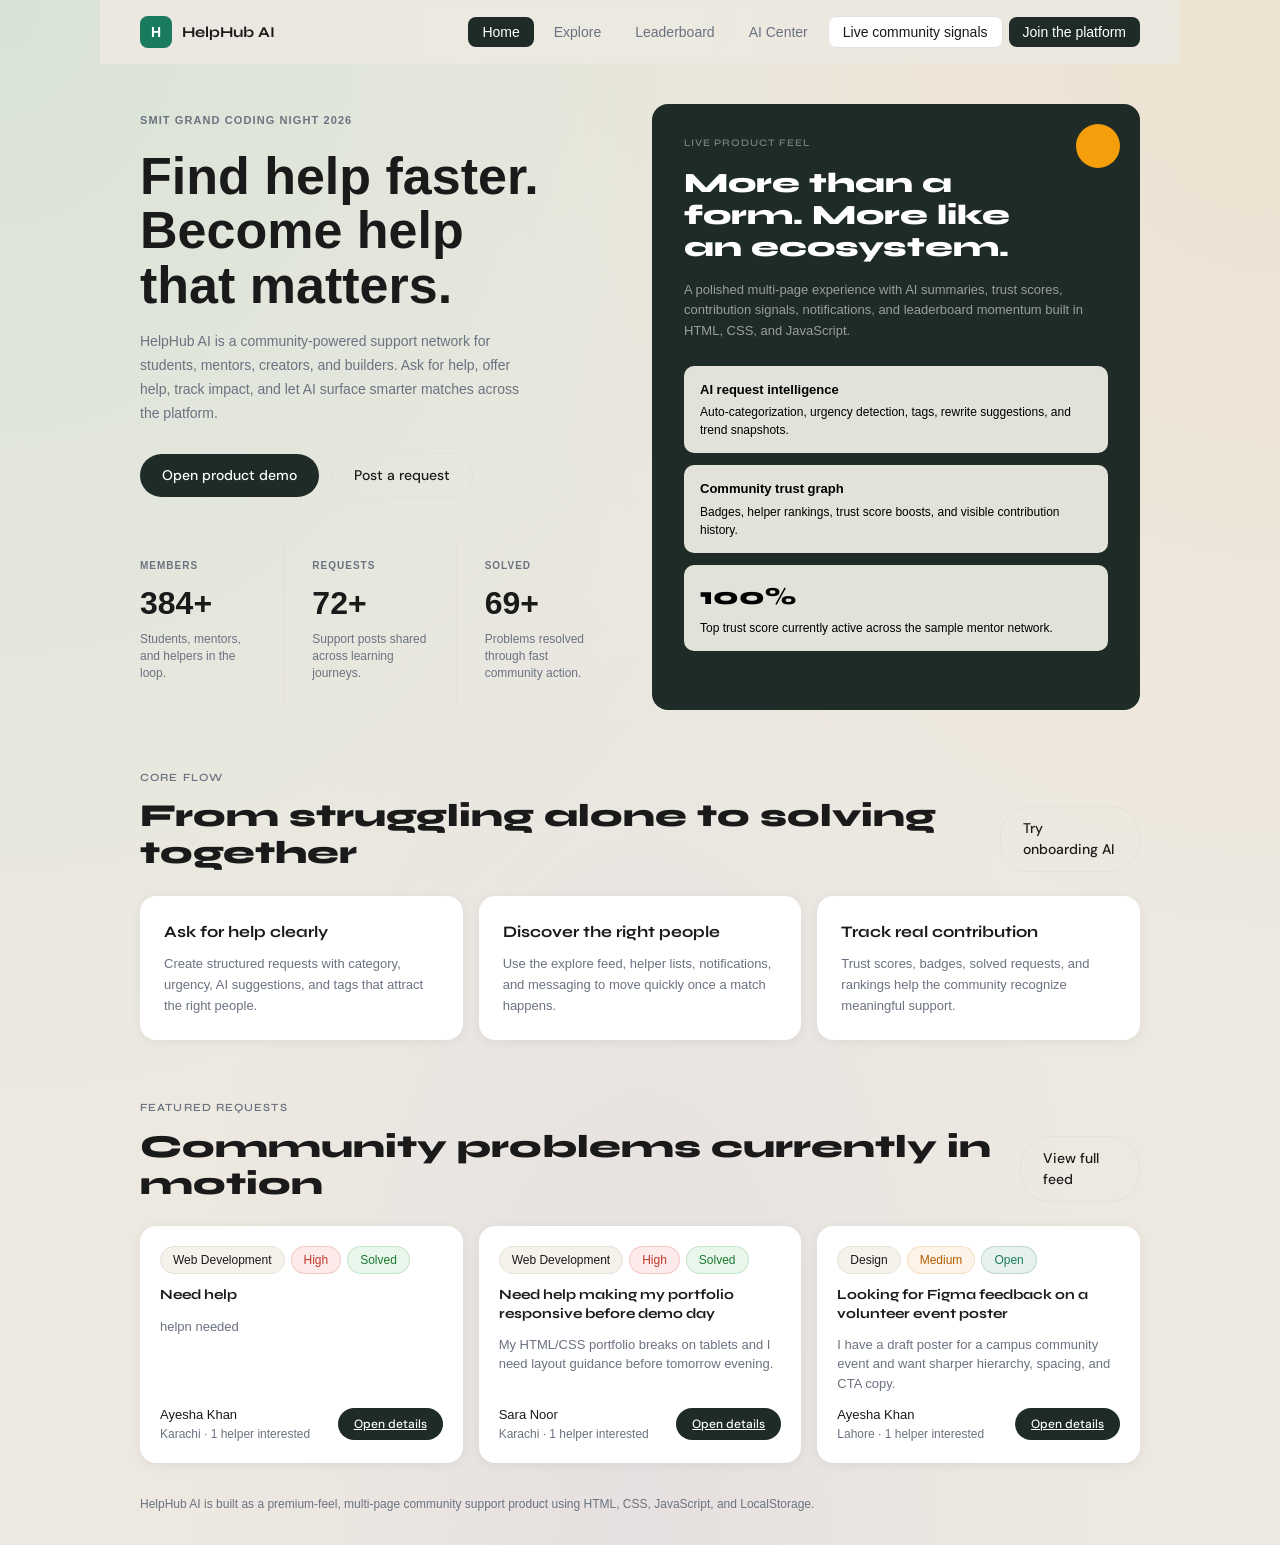
<file: helphub/index.html>
<!DOCTYPE html>
<html lang="en">
<head>
  <meta charset="UTF-8">
  <meta name="viewport" content="width=device-width, initial-scale=1.0">
  <title>HelpHub AI — Home</title>
  <link rel="stylesheet" href="css/global.css">
  <style>
    /* ── Landing-specific styles ── */
    .main{
      margin-right: 100px;
      margin-left: 100px;
    }
    .landing-hero {
      padding: 40px 40px 0;
      display: grid;
      grid-template-columns: 1fr 1fr;
      gap: 24px;
      align-items: stretch;
    }

    .landing-left { padding: 8px 0; }

    .landing-eyebrow {
      font-family:Arial, Helvetica, sans-serif;
      font-size: 11px;
      font-weight: 600;
      letter-spacing: 0.1em;
      text-transform: uppercase;
      color: var(--text-muted);
      margin-bottom: 20px;
    }

    .landing-title {
      font-family: Arial, Helvetica, sans-serif;
      font-weight: 800;
      font-size: clamp(32px, 4.5vw, 52px);
      line-height: 1.05;
      margin-bottom: 18px;
    }

    .landing-body {
      color: var(--text-muted);
      font-size: 14px;
      line-height: 1.7;
      max-width: 400px;
      margin-bottom: 28px;
    }

    .landing-cta-row {
      display: flex;
      gap: 12px;
      align-items: center;
      margin-bottom: 40px;
    }

    .landing-stats { display: flex; }

    .stat-block {
      padding: 20px 28px 20px 0;
      border-right: 1px solid var(--border);
      margin-right: 28px;
    }
    .stat-block:last-child { border-right: none; margin-right: 0; }

    .stat-eyebrow {
      font-family: Arial, Helvetica, sans-serif;
      font-size: 10px;
      font-weight: 600;
      letter-spacing: 0.1em;
      text-transform: uppercase;
      color: var(--text-muted);
      margin-bottom: 6px;
    }

    .stat-num {
      font-family:Arial, Helvetica, sans-serif;
      font-size: 32px;
      font-weight: 800;
      margin-bottom: 4px;
    }

    .stat-desc {
      font-size: 12px;
      color: var(--text-muted);
      line-height: 1.4;
      max-width: 140px;
      font-family:Arial, Helvetica, sans-serif ;
    }

    /* Right panel */
    .landing-right {
      background: var(--dark);
      border-radius: var(--radius);
      padding: 32px;
      color: white;
      display: flex;
      flex-direction: column;
      gap: 16px;
      position: relative;
      overflow: hidden;
    }

    .landing-right::before {
      content: '';
      position: absolute;
      top: 20px; right: 20px;
      width: 44px; height: 44px;
      background: #f59e0b;
      border-radius: 50%;
    }

    .live-badge {
      font-family: 'Syne', sans-serif;
      font-size: 10px;
      font-weight: 600;
      letter-spacing: 0.1em;
      text-transform: uppercase;
      color: rgba(255,255,255,0.4);
    }

    .landing-right-title {
      font-family: 'Syne', sans-serif;
      font-weight: 800;
      font-size: 28px;
      line-height: 1.15;
      padding-right: 60px;
    }

    .landing-right-sub {
      color: rgba(255,255,255,0.55);
      font-size: 13px;
      line-height: 1.6;
    }

    .feature-list { display: flex; flex-direction: column; gap: 12px; margin-top: 8px; }

    .feature-item {
      background: hsl(60deg, 12.12%, 87.06%);
      border-radius: var(--radius-sm);
      padding: 14px 16px;
    }

    .feature-item-title { font-weight: 600; font-size: 13px; margin-bottom: 4px; color: black; }
    .feature-item-desc  { color:black; font-size: 12px; line-height: 1.5; }
    .feature-pct        { font-family: 'Syne', sans-serif; font-size: 24px; font-weight: 800; margin-bottom: 4px; }

    /* Core flow */
    .section { padding: 60px 40px 0; }

    .flow-grid {
      display: grid;
      grid-template-columns: repeat(3, 1fr);
      gap: 16px;
    }

    .flow-card {
      background: white;
      border-radius: var(--radius);
      padding: 24px;
      box-shadow: var(--shadow);
    }

    .flow-card-title { font-family: 'Syne', sans-serif; font-weight: 700; font-size: 16px; margin-bottom: 10px; }
    .flow-card-desc  { color: var(--text-muted); font-size: 13px; line-height: 1.6; }

    /* Featured requests grid */
    .req-grid {
      display: grid;
      grid-template-columns: repeat(3, 1fr);
      gap: 16px;
    }

    .req-card {
      background: white;
      border-radius: var(--radius);
      padding: 20px;
      box-shadow: var(--shadow);
      display: flex;
      flex-direction: column;
      gap: 12px;
    }

    .req-card-tags   { display: flex; gap: 6px; flex-wrap: wrap; }
    .req-card-title  { font-family: 'Syne', sans-serif; font-weight: 700; font-size: 14px; line-height: 1.3; }
    .req-card-desc   { font-size: 13px; color: var(--text-muted); line-height: 1.5; }

    .req-card-footer {
      display: flex;
      align-items: center;
      justify-content: space-between;
      margin-top: auto;
    }

    .req-card-author { font-size: 13px; font-weight: 500; }
    .req-card-meta   { font-size: 12px; color: var(--text-muted); }

    .landing-footer {
      padding: 32px 40px;
      font-size: 12px;
      color: var(--text-muted);
    }

  </style>
</head>
<body>
<div class="main">

  <nav style="width: 100%;" >
    <a class="nav-logo" href="index.html">
      <div class="nav-logo-icon">H</div>
      HelpHub AI
    </a>
    <ul class="nav-links">
      <li><a href="index.html" class="active">Home</a></li>
      <li><a href="explore.html">Explore</a></li>
      <li><a href="leaderboard.html">Leaderboard</a></li>
      <li><a href="ai-center.html">AI Center</a></li>
      <li><a class="btn-outline">Live community signals</a></li>
      <li><a href="login.html" class="btn-teal">Join the platform</a></li>
    </ul>
  </nav>

  <div class="landing-hero">
    <div class="landing-left">
      <div class="landing-eyebrow">SMIT Grand Coding Night 2026</div>
      <h1 class="landing-title">Find help faster.<br>Become help<br>that matters.</h1>
      <p class="landing-body">HelpHub AI is a community-powered support network for students, mentors, creators, and builders. Ask for help, offer help, track impact, and let AI surface smarter matches across the platform.</p>
      <div class="landing-cta-row">
        <a href="dashboard.html" class="btn btn-dark">Open product demo</a>
        <a href="create.html" class="btn btn-secondary">Post a request</a>
      </div>
      <div class="landing-stats">
        <div class="stat-block">
          <div class="stat-eyebrow">Members</div>
          <div class="stat-num">384+</div>
          <div class="stat-desc">Students, mentors, and helpers in the loop.</div>
        </div>
        <div class="stat-block">
          <div class="stat-eyebrow">Requests</div>
          <div class="stat-num">72+</div>
          <div class="stat-desc">Support posts shared across learning journeys.</div>
        </div>
        <div class="stat-block">
          <div class="stat-eyebrow">Solved</div>
          <div class="stat-num">69+</div>
          <div class="stat-desc">Problems resolved through fast community action.</div>
        </div>
      </div>
    </div>

    <div class="landing-right">
      <div class="live-badge">Live Product Feel</div>
      <h2 class="landing-right-title">More than a form. More like an ecosystem.</h2>
      <p class="landing-right-sub">A polished multi-page experience with AI summaries, trust scores, contribution signals, notifications, and leaderboard momentum built in HTML, CSS, and JavaScript.</p>
      <div class="feature-list">
        <div style="color: black;" class="feature-item" >
          <div class="feature-item-title">AI request intelligence</div>
          <div class="feature-item-desc">Auto-categorization, urgency detection, tags, rewrite suggestions, and trend snapshots.</div>
        </div>
        <div class="feature-item">
          <div class="feature-item-title">Community trust graph</div>
          <div class="feature-item-desc">Badges, helper rankings, trust score boosts, and visible contribution history.</div>
        </div>
        <div class="feature-item">
          <div style="color: black;" class="feature-pct">100%</div>
          <div class="feature-item-desc">Top trust score currently active across the sample mentor network.</div>
        </div>
      </div>
    </div>
  </div>

  <!-- Core Flow -->
  <div class="section">
    <div class="section-eyebrow">Core Flow</div>
    <div class="section-header">
      <h2 class="section-title" style="margin-bottom:0">From struggling alone to solving together</h2>
      <a href="login.html" class="btn btn-secondary">Try onboarding AI</a>
    </div>
    <div class="flow-grid">
      <div class="flow-card">
        <div class="flow-card-title">Ask for help clearly</div>
        <div class="flow-card-desc">Create structured requests with category, urgency, AI suggestions, and tags that attract the right people.</div>
      </div>
      <div class="flow-card">
        <div class="flow-card-title">Discover the right people</div>
        <div class="flow-card-desc">Use the explore feed, helper lists, notifications, and messaging to move quickly once a match happens.</div>
      </div>
      <div class="flow-card">
        <div class="flow-card-title">Track real contribution</div>
        <div class="flow-card-desc">Trust scores, badges, solved requests, and rankings help the community recognize meaningful support.</div>
      </div>
    </div>
  </div>

  <!-- Featured Requests -->
  <div class="section" style="padding-bottom:0">
    <div class="section-eyebrow">Featured Requests</div>
    <div class="section-header">
      <h2 class="section-title" style="margin-bottom:0">Community problems currently in motion</h2>
      <a href="explore.html" class="btn btn-secondary">View full feed</a>
    </div>
    <div class="req-grid">
      <div class="req-card">
        <div class="req-card-tags">
          <span class="chip">Web Development</span>
          <span class="chip red">High</span>
          <span class="chip green">Solved</span>
        </div>
        <div class="req-card-title">Need help</div>
        <div class="req-card-desc">helpn needed</div>
        <div class="req-card-footer">
          <div>
            <div class="req-card-author">Ayesha Khan</div>
            <div class="req-card-meta">Karachi · 1 helper interested</div>
          </div>
          <a href="detail.html" class="link-btn">Open details</a>
        </div>
      </div>
      <div class="req-card">
        <div class="req-card-tags">
          <span class="chip">Web Development</span>
          <span class="chip red">High</span>
          <span class="chip green">Solved</span>
        </div>
        <div class="req-card-title">Need help making my portfolio responsive before demo day</div>
        <div class="req-card-desc">My HTML/CSS portfolio breaks on tablets and I need layout guidance before tomorrow evening.</div>
        <div class="req-card-footer">
          <div>
            <div class="req-card-author">Sara Noor</div>
            <div class="req-card-meta">Karachi · 1 helper interested</div>
          </div>
          <a href="detail.html" class="link-btn">Open details</a>
        </div>
      </div>
      <div class="req-card">
        <div class="req-card-tags">
          <span class="chip">Design</span>
          <span class="chip orange">Medium</span>
          <span class="chip teal">Open</span>
        </div>
        <div class="req-card-title">Looking for Figma feedback on a volunteer event poster</div>
        <div class="req-card-desc">I have a draft poster for a campus community event and want sharper hierarchy, spacing, and CTA copy.</div>
        <div class="req-card-footer">
          <div>
            <div class="req-card-author">Ayesha Khan</div>
            <div class="req-card-meta">Lahore · 1 helper interested</div>
          </div>
          <a href="detail.html" class="link-btn">Open details</a>
        </div>
      </div>
    </div>
  </div>

  <div class="landing-footer">
    HelpHub AI is built as a premium-feel, multi-page community support product using HTML, CSS, JavaScript, and LocalStorage.
  </div>
</div>
</body>
</html>
</file>
<file: helphub/css/global.css>
@import url('https://fonts.googleapis.com/css2?family=Syne:wght@400;500;600;700;800&family=DM+Sans:ital,opsz,wght@0,9..40,300;0,9..40,400;0,9..40,500;0,9..40,600;1,9..40,400&display=swap');

*, *::before, *::after {
  box-sizing: border-box;
  margin: 0;
  padding: 0;
}

:root {
  --bg: #f0ede6;
  --bg-card: #ffffff;
  --dark: #1e2b27;
  --teal: #1a7a5e;
  --teal-light: #2a9d7f;
  --teal-btn: #1a8a68;
  --text: #1a1a1a;
  --text-muted: #6b7280;
  --text-light: #9ca3af;
  --border: #e5e0d8;
  --tag-bg: #f5f2ec;
  --radius: 16px;
  --radius-sm: 10px;
  --shadow: 0 2px 12px rgba(0,0,0,0.06);
  --shadow-md: 0 4px 24px rgba(0,0,0,0.09);
  --grad-bg:
    radial-gradient(ellipse at 0% 0%, rgba(180,215,195,0.35) 0%, transparent 50%),
    radial-gradient(ellipse at 100% 0%, rgba(240,210,170,0.3) 0%, transparent 45%),
    radial-gradient(ellipse at 50% 100%, rgba(200,190,220,0.2) 0%, transparent 50%),
    #ede9e1;
}

html, body {
  font-family:Arial, Helvetica, sans-serif;
  background: var(--grad-bg);
  color: var(--text);
  min-height: 100vh;
  font-size: 15px;
  line-height: 1.5;
  -webkit-font-smoothing: antialiased;
}

/* ─────────────────────────
   NAV
───────────────────────── */
nav {
  display: flex;
  align-items: center;
  justify-content: space-between;
  padding: 16px 40px;
  position: sticky;
  top: 0;
  width: 100%;
  z-index: 100;
  background: rgba(237,233,225,0.85);
  backdrop-filter: blur(12px);
  -webkit-backdrop-filter: blur(12px);
}

.nav-logo {
  display: flex;
  align-items: center;
  gap: 10px;
  font-family: 'Syne', sans-serif;
  font-weight: 700;
  font-size: 15px;
  color: var(--text);
  text-decoration: none;
}

.nav-logo-icon {
  width: 32px;
  height: 32px;
  background: var(--teal);
  border-radius: 8px;
  display: flex;
  align-items: center;
  justify-content: center;
  color: white;
  font-weight: 800;
  font-size: 14px;
  font-family: Arial, Helvetica, sans-serif;
}

.nav-links {
  display: flex;
  align-items: center;
  gap: 6px;
  list-style: none;
}

.nav-links a {
  text-decoration: none;
  color: var(--text-muted);
  font-size: 14px;
  font-weight: 400;
  padding: 7px 14px;
  border-radius: 8px;
  transition: all 0.15s;
  cursor: pointer;
}

.nav-links a:hover {
  color: var(--text);
  background: rgba(0,0,0,0.04);
}

.nav-links a.active {
  background: var(--dark);
  color: white;
  font-weight: 500;
}

.nav-links a.btn-outline {
  border: 1px solid var(--border);
  background: white;
  color: var(--text);
}

.nav-links a.btn-teal {
  background: var(--dark);
  color: white;
  font-weight: 500;
}

/* ─────────────────────────
   HERO BANNER
───────────────────────── */
.hero-banner {
  background: var(--dark);
  border-radius: var(--radius);
  padding: 36px 40px;
  margin: 24px 40px;
  color: white;
}

.hero-eyebrow {
  font-family: 'Syne', sans-serif;
  font-size: 11px;
  font-weight: 600;
  letter-spacing: 0.1em;
  text-transform: uppercase;
  color: rgba(255,255,255,0.5);
  margin-bottom: 14px;
}

.hero-title {
  font-family: 'Syne', sans-serif;
  font-weight: 800;
  font-size: clamp(28px, 4vw, 42px);
  line-height: 1.1;
  margin-bottom: 12px;
}

.hero-sub {
  color: rgba(255,255,255,0.55);
  font-size: 14px;
  max-width: 500px;
}

/* ─────────────────────────
   CONTENT WRAPPER
───────────────────────── */
.content {
  padding: 0 40px 60px;
}

.mt-24 { margin-top: 24px; }
.mt-20 { margin-top: 20px; }

/* ─────────────────────────
   CARDS
───────────────────────── */
.card {
  background: var(--bg-card);
  border-radius: var(--radius);
  box-shadow: var(--shadow);
}

/* ─────────────────────────
   CHIPS / TAGS
───────────────────────── */
.chip {
  display: inline-flex;
  align-items: center;
  padding: 4px 12px;
  border-radius: 20px;
  font-size: 12px;
  font-weight: 500;
  border: 1px solid var(--border);
  background: var(--tag-bg);
  color: var(--text);
}

.chip.teal  { background: rgba(26,122,94,0.1);  border-color: rgba(26,122,94,0.2);  color: var(--teal); }
.chip.red   { background: rgba(220,60,50,0.1);  border-color: rgba(220,60,50,0.2);  color: #c0392b; }
.chip.green { background: rgba(40,167,69,0.1);  border-color: rgba(40,167,69,0.2);  color: #1a7a2e; }
.chip.orange{ background: rgba(230,140,40,0.1); border-color: rgba(230,140,40,0.2); color: #b35f00; }
.chip.grey  { background: rgba(107,114,128,0.1);border-color: rgba(107,114,128,0.2);color: #4b5563; }

/* ─────────────────────────
   BUTTONS
───────────────────────── */
.btn {
  display: inline-flex;
  align-items: center;
  justify-content: center;
  padding: 11px 22px;
  border-radius: 30px;
  font-size: 14px;
  font-weight: 500;
  font-family: 'DM Sans', sans-serif;
  cursor: pointer;
  border: none;
  transition: all 0.15s;
  text-decoration: none;
}

.btn-primary  { background: var(--teal-btn); color: white; }
.btn-primary:hover  { background: #16795a; transform: translateY(-1px); }

.btn-secondary { background: transparent; color: var(--text); border: 1.5px solid var(--border); }
.btn-secondary:hover { background: rgba(0,0,0,0.04); }

.btn-dark  { background: var(--dark); color: white; }
.btn-dark:hover  { background: #16201c; transform: translateY(-1px); }

.link-btn {
  background: var(--dark);
  color: white;
  padding: 7px 16px;
  border-radius: 20px;
  font-size: 12px;
  font-weight: 500;
  cursor: pointer;
  border: none;
  font-family: 'DM Sans', sans-serif;
  transition: opacity 0.15s;
}
.link-btn:hover { opacity: 0.85; }

/* ─────────────────────────
   AVATAR
───────────────────────── */
.avatar {
  width: 36px;
  height: 36px;
  border-radius: 50%;
  display: flex;
  align-items: center;
  justify-content: center;
  font-weight: 700;
  font-size: 13px;
  color: white;
  flex-shrink: 0;
}

/* ─────────────────────────
   FORM ELEMENTS
───────────────────────── */
input, textarea, select {
  font-family: 'DM Sans', sans-serif;
  font-size: 14px;
  color: var(--text);
  background: white;
  border: 1.5px solid var(--border);
  border-radius: var(--radius-sm);
  padding: 11px 14px;
  outline: none;
  transition: border-color 0.15s;
  width: 100%;
  appearance: none;
  -webkit-appearance: none;
}

input::placeholder, textarea::placeholder { color: var(--text-light); }
input:focus, textarea:focus, select:focus  { border-color: var(--teal); }

label {
  display: block;
  font-size: 13px;
  font-weight: 500;
  color: var(--text-muted);
  margin-bottom: 6px;
}

.form-group { margin-bottom: 18px; }

select {
  background-image: url("data:image/svg+xml,%3Csvg xmlns='http://www.w3.org/2000/svg' width='12' height='8' viewBox='0 0 12 8'%3E%3Cpath d='M1 1l5 5 5-5' stroke='%236b7280' stroke-width='1.5' fill='none' stroke-linecap='round'/%3E%3C/svg%3E");
  background-repeat: no-repeat;
  background-position: right 14px center;
  padding-right: 36px;
  cursor: pointer;
}

/* ─────────────────────────
   SECTION HELPERS
───────────────────────── */
.section-eyebrow {
  font-family: 'Syne', sans-serif;
  font-size: 11px;
  font-weight: 600;
  letter-spacing: 0.1em;
  text-transform: uppercase;
  color: var(--text-muted);
  margin-bottom: 12px;
}

.section-title {
  font-family: 'Syne', sans-serif;
  font-weight: 800;
  font-size: clamp(22px, 3vw, 32px);
  line-height: 1.15;
  margin-bottom: 24px;
}

.section-header {
  display: flex;
  align-items: flex-end;
  justify-content: space-between;
  gap: 20px;
  margin-bottom: 24px;
}

.section-card-title {
  font-family: 'Syne', sans-serif;
  font-weight: 800;
  font-size: 20px;
  margin-bottom: 16px;
}

/* ─────────────────────────
   FEED CARD (shared)
───────────────────────── */
.feed-card {
  background: var(--bg-card);
  border-radius: var(--radius);
  padding: 20px 24px;
  box-shadow: var(--shadow);
  cursor: pointer;
  transition: transform 0.15s, box-shadow 0.15s;
}
.feed-card:hover { transform: translateY(-2px); box-shadow: var(--shadow-md); }

.feed-card-tags        { display: flex; gap: 6px; flex-wrap: wrap; margin-bottom: 10px; }
.feed-card-skill-tags  { display: flex; gap: 6px; flex-wrap: wrap; margin-bottom: 14px; }

.feed-card-title {
  font-family: 'Syne', sans-serif;
  font-weight: 700;
  font-size: 16px;
  line-height: 1.3;
  margin-bottom: 8px;
}

.feed-card-desc {
  font-size: 13px;
  color: var(--text-muted);
  line-height: 1.5;
  margin-bottom: 12px;
}

.feed-card-footer {
  display: flex;
  align-items: center;
  justify-content: space-between;
}

.feed-card-author-wrap { display: flex; flex-direction: column; gap: 2px; }
.feed-card-author      { font-size: 14px; font-weight: 500; }
.feed-card-meta        { font-size: 12px; color: var(--text-muted); }

/* ─────────────────────────
   NOTIFICATIONS
───────────────────────── */
.notif-item {
  display: flex;
  gap: 14px;
  padding: 16px 0;
  border-bottom: 1px solid var(--border);
  align-items: flex-start;
}
.notif-item:last-child { border-bottom: none; }

.notif-dot      { width: 8px; height: 8px; border-radius: 50%; background: var(--teal); flex-shrink: 0; margin-top: 5px; }
.notif-dot.read { background: var(--border); }

.notif-text { font-size: 14px; margin-bottom: 4px; }
.notif-time { font-size: 12px; color: var(--text-muted); }


@media (max-width: 1024px) {
      .landing-hero {
        grid-template-columns: 1fr;
        gap: 20px;
        padding: 30px 24px 0;
      }

      .landing-left {
        padding: 0;
      }

      .landing-title {
        font-size: clamp(24px, 3vw, 36px);
      }

      .landing-stats {
        flex-direction: column;
        gap: 20px;
      }

      .stat-block {
        padding: 16px 0;
        border-right: none;
        border-bottom: 1px solid var(--border);
        margin-right: 0;
        margin-bottom: 16px;
      }
      .stat-block:last-child {
        border-bottom: none;
        margin-bottom: 0;
      }

      .flow-grid {
        grid-template-columns: repeat(2, 1fr);
      }

      .req-grid {
        grid-template-columns: repeat(2, 1fr);
      }

      .landing-right {
        padding: 24px;
      }

      .landing-right-title {
        font-size: 20px;
      }

      .feature-list {
        gap: 12px;
      }
    }

    /* ─────────────────────────
       RESPONSIVE - MOBILE
    ───────────────────────── */
    @media (max-width: 768px) {
      .landing-hero {
        padding: 20px 16px 0;
      }

      .landing-eyebrow {
        font-size: 10px;
        margin-bottom: 16px;
      }

      .landing-title {
        font-size: clamp(20px, 5vw, 28px);
        margin-bottom: 14px;
      }

      .landing-body {
        font-size: 13px;
        margin-bottom: 20px;
        max-width: 100%;
      }

      .landing-cta-row {
        flex-direction: column;
        gap: 10px;
        margin-bottom: 30px;
      }

      .landing-cta-row .btn {
        width: 100%;
      }

      .landing-stats {
        flex-direction: column;
        gap: 16px;
      }

      .stat-block {
        padding: 12px 0;
        margin-bottom: 12px;
      }

      .stat-num {
        font-size: 24px;
      }

      .flow-grid {
        grid-template-columns: 1fr;
        gap: 12px;
      }

      .flow-card {
        padding: 16px;
      }

      .flow-card-title {
        font-size: 14px;
      }

      .flow-card-desc {
        font-size: 12px;
      }

      .req-grid {
        grid-template-columns: 1fr;
        gap: 12px;
      }

      .req-card {
        padding: 16px;
      }

      .section {
        padding: 30px 16px 0;
      }

      .landing-right {
        padding: 20px;
      }

      .landing-right-title {
        font-size: 18px;
        padding-right: 0;
      }

      .landing-right-sub {
        font-size: 13px;
      }

      .feature-list {
        gap: 10px;
      }

      .feature-item {
        padding: 12px;
      }

      .feature-item-title {
        font-size: 12px;
      }

      .feature-item-desc {
        font-size: 11px;
      }

      .feature-pct {
        font-size: 18px;
      }

      .landing-footer {
        padding: 20px 16px;
        font-size: 11px;
      }
    }

    /* ─────────────────────────
       RESPONSIVE - SMALL MOBILE
    ───────────────────────── */
    @media (max-width: 480px) {
      .landing-hero {
        padding: 16px 12px 0;
      }

      .landing-eyebrow {
        font-size: 9px;
        margin-bottom: 12px;
      }

      .landing-title {
        font-size: clamp(18px, 6vw, 24px);
        margin-bottom: 12px;
      }

      .landing-body {
        font-size: 12px;
        margin-bottom: 16px;
        line-height: 1.6;
      }

      .landing-cta-row {
        flex-direction: column;
        gap: 8px;
        margin-bottom: 20px;
      }

      .landing-cta-row .btn {
        width: 100%;
        font-size: 12px;
        padding: 10px;
      }

      .stat-num {
        font-size: 20px;
      }

      .stat-eyebrow {
        font-size: 9px;
      }

      .stat-desc {
        font-size: 11px;
        max-width: 100%;
      }

      .flow-card-title {
        font-size: 13px;
      }

      .req-card {
        padding: 12px;
      }

      .req-card-title {
        font-size: 12px;
      }

      .req-card-desc {
        font-size: 11px;
      }

      .req-card-author {
        font-size: 12px;
      }

      .req-card-meta {
        font-size: 10px;
      }

      .section {
        padding: 20px 12px 0;
      }

      .section-header {
        flex-direction: column;
        gap: 12px;
      }

      .section-header .btn {
        width: 100%;
      }

      .landing-right {
        padding: 16px;
      }

      .landing-right-title {
        font-size: 16px;
        line-height: 1.2;
      }

      .landing-right-sub {
        font-size: 12px;
      }

      .feature-item {
        padding: 10px;
      }

      .landing-footer {
        padding: 16px 12px;
        font-size: 10px;
      }
    }
</file>
